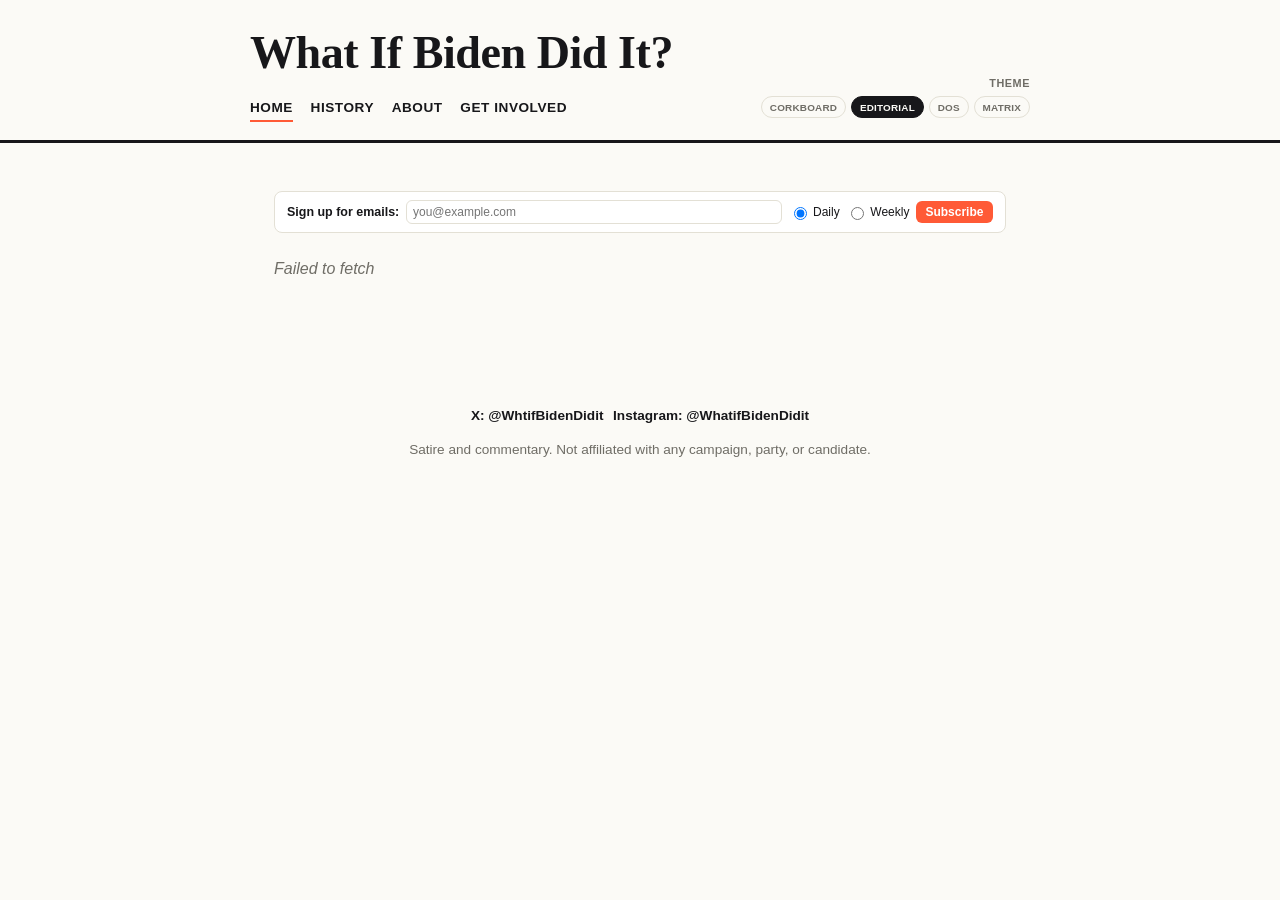
<file: index.html>
<!DOCTYPE html>
<html lang="en">
<head>
  <meta charset="UTF-8">
  <meta name="viewport" content="width=device-width, initial-scale=1.0">
  <title>What If Biden Did It?</title>
  <script>document.documentElement.setAttribute('data-theme', localStorage.getItem('wibdiTheme') || 'editorial');</script>
  <link rel="icon" href="favicon.ico" sizes="48x48">
  <link rel="icon" type="image/png" sizes="96x96" href="img/favicon-96.png">
  <link rel="icon" type="image/png" sizes="192x192" href="img/favicon-192.png">
  <link rel="apple-touch-icon" href="img/apple-touch-icon.png">
  <link rel="stylesheet" href="css/style.css">
</head>
<body>
  <header class="site-header">
    <div class="header-inner">
      <p class="site-title"><a href="index.html">What If Biden Did It?</a></p>
      <div class="theme-switch" id="theme-switch"></div>
      <nav class="site-nav">
        <a href="index.html" aria-current="page">Home</a>
        <a href="history.html">History</a>
        <a href="about.html">About</a>
        <a href="get-involved.html">Get Involved</a>
      </nav>
    </div>
  </header>

  <main>
    <section class="signup-bar" id="signup-bar">
      <form class="signup-form" id="signup-form-top">
        <span class="signup-bar-label">Sign up for emails:</span>
        <input type="email" name="email" placeholder="you@example.com" required>
        <div class="signup-frequency">
          <label><input type="radio" name="frequency" value="Daily" checked> Daily</label>
          <label><input type="radio" name="frequency" value="Weekly"> Weekly</label>
        </div>
        <button type="submit">Subscribe</button>
      </form>
    </section>

    <div id="entry-container">
      <p class="state-message">Loading today's entry&hellip;</p>
    </div>
  </main>

  <footer class="site-footer">
    <p class="footer-social">
      <a href="https://x.com/WhtifBidenDidit" target="_blank" rel="noopener">X: @WhtifBidenDidit</a>
      <a href="https://instagram.com/WhatifBidenDidit" target="_blank" rel="noopener">Instagram: @WhatifBidenDidit</a>
    </p>
    <p>Satire and commentary. Not affiliated with any campaign, party, or candidate.</p>
  </footer>

  <script src="js/config.js"></script>
  <script src="js/data.js"></script>
  <script src="js/home.js"></script>
  <script src="js/signup.js"></script>
  <script src="js/theme.js"></script>
</body>
</html>
</file>
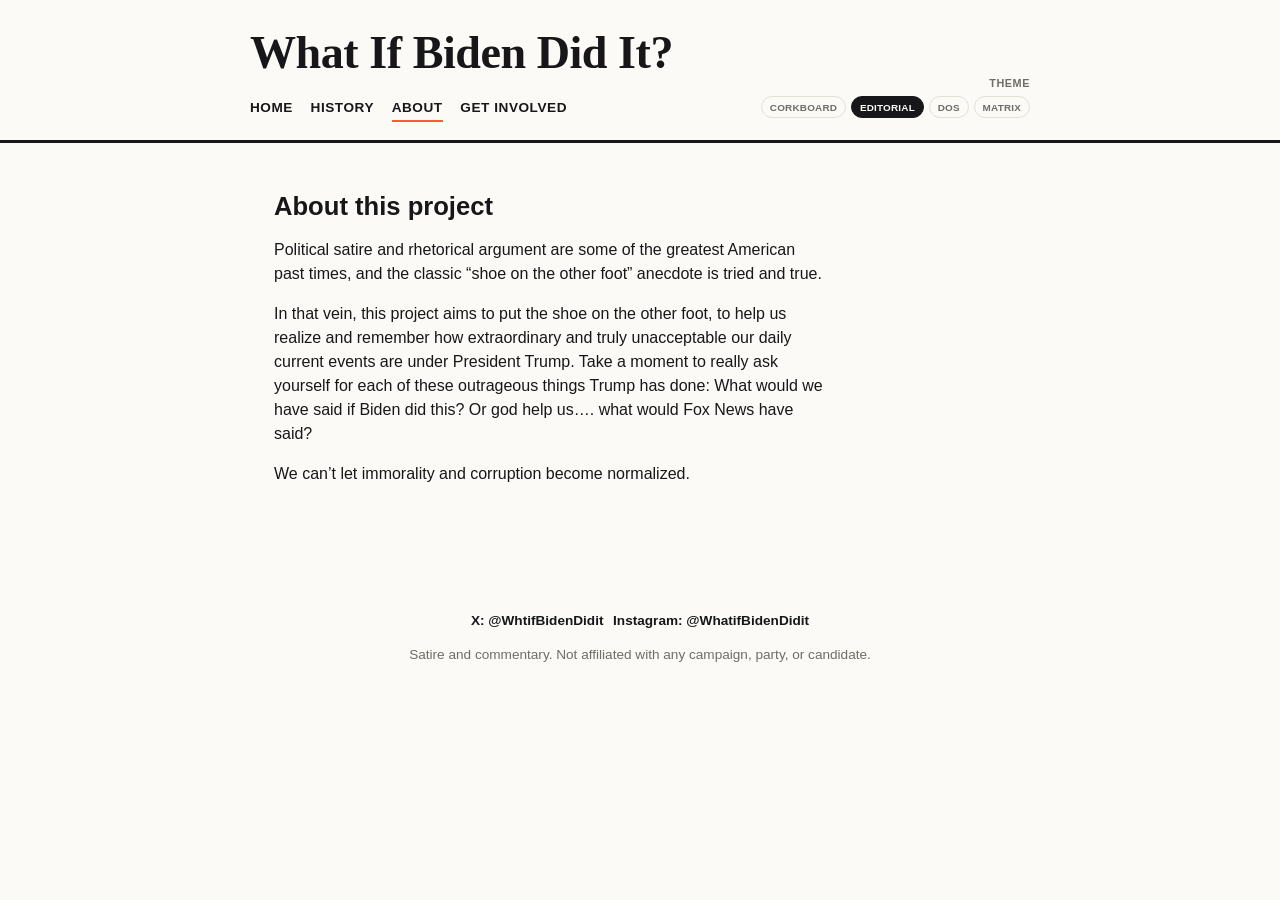
<file: about.html>
<!DOCTYPE html>
<html lang="en">
<head>
  <meta charset="UTF-8">
  <meta name="viewport" content="width=device-width, initial-scale=1.0">
  <title>About — What If Biden Did It?</title>
  <script>document.documentElement.setAttribute('data-theme', localStorage.getItem('wibdiTheme') || 'editorial');</script>
  <link rel="icon" href="favicon.ico" sizes="48x48">
  <link rel="icon" type="image/png" sizes="96x96" href="img/favicon-96.png">
  <link rel="icon" type="image/png" sizes="192x192" href="img/favicon-192.png">
  <link rel="apple-touch-icon" href="img/apple-touch-icon.png">
  <link rel="stylesheet" href="css/style.css">
</head>
<body>
  <header class="site-header">
    <div class="header-inner">
      <p class="site-title"><a href="index.html">What If Biden Did It?</a></p>
      <div class="theme-switch" id="theme-switch"></div>
      <nav class="site-nav">
        <a href="index.html">Home</a>
        <a href="history.html">History</a>
        <a href="about.html" aria-current="page">About</a>
        <a href="get-involved.html">Get Involved</a>
      </nav>
    </div>
  </header>

  <main>
    <h1>About this project</h1>
    <div class="page-intro">
      <p>
        Political satire and rhetorical argument are some of the greatest American past
        times, and the classic &ldquo;shoe on the other foot&rdquo; anecdote is tried and true.
      </p>
      <p>
        In that vein, this project aims to put the shoe on the other foot, to help us
        realize and remember how extraordinary and truly unacceptable our daily current
        events are under President Trump. Take a moment to really ask yourself for each
        of these outrageous things Trump has done: What would we have said if Biden did
        this? Or god help us&hellip;. what would Fox News have said?
      </p>
      <p>
        We can&rsquo;t let immorality and corruption become normalized.
      </p>
    </div>
  </main>

  <footer class="site-footer">
    <p class="footer-social">
      <a href="https://x.com/WhtifBidenDidit" target="_blank" rel="noopener">X: @WhtifBidenDidit</a>
      <a href="https://instagram.com/WhatifBidenDidit" target="_blank" rel="noopener">Instagram: @WhatifBidenDidit</a>
    </p>
    <p>Satire and commentary. Not affiliated with any campaign, party, or candidate.</p>
  </footer>

  <script src="js/theme.js"></script>
</body>
</html>
</file>
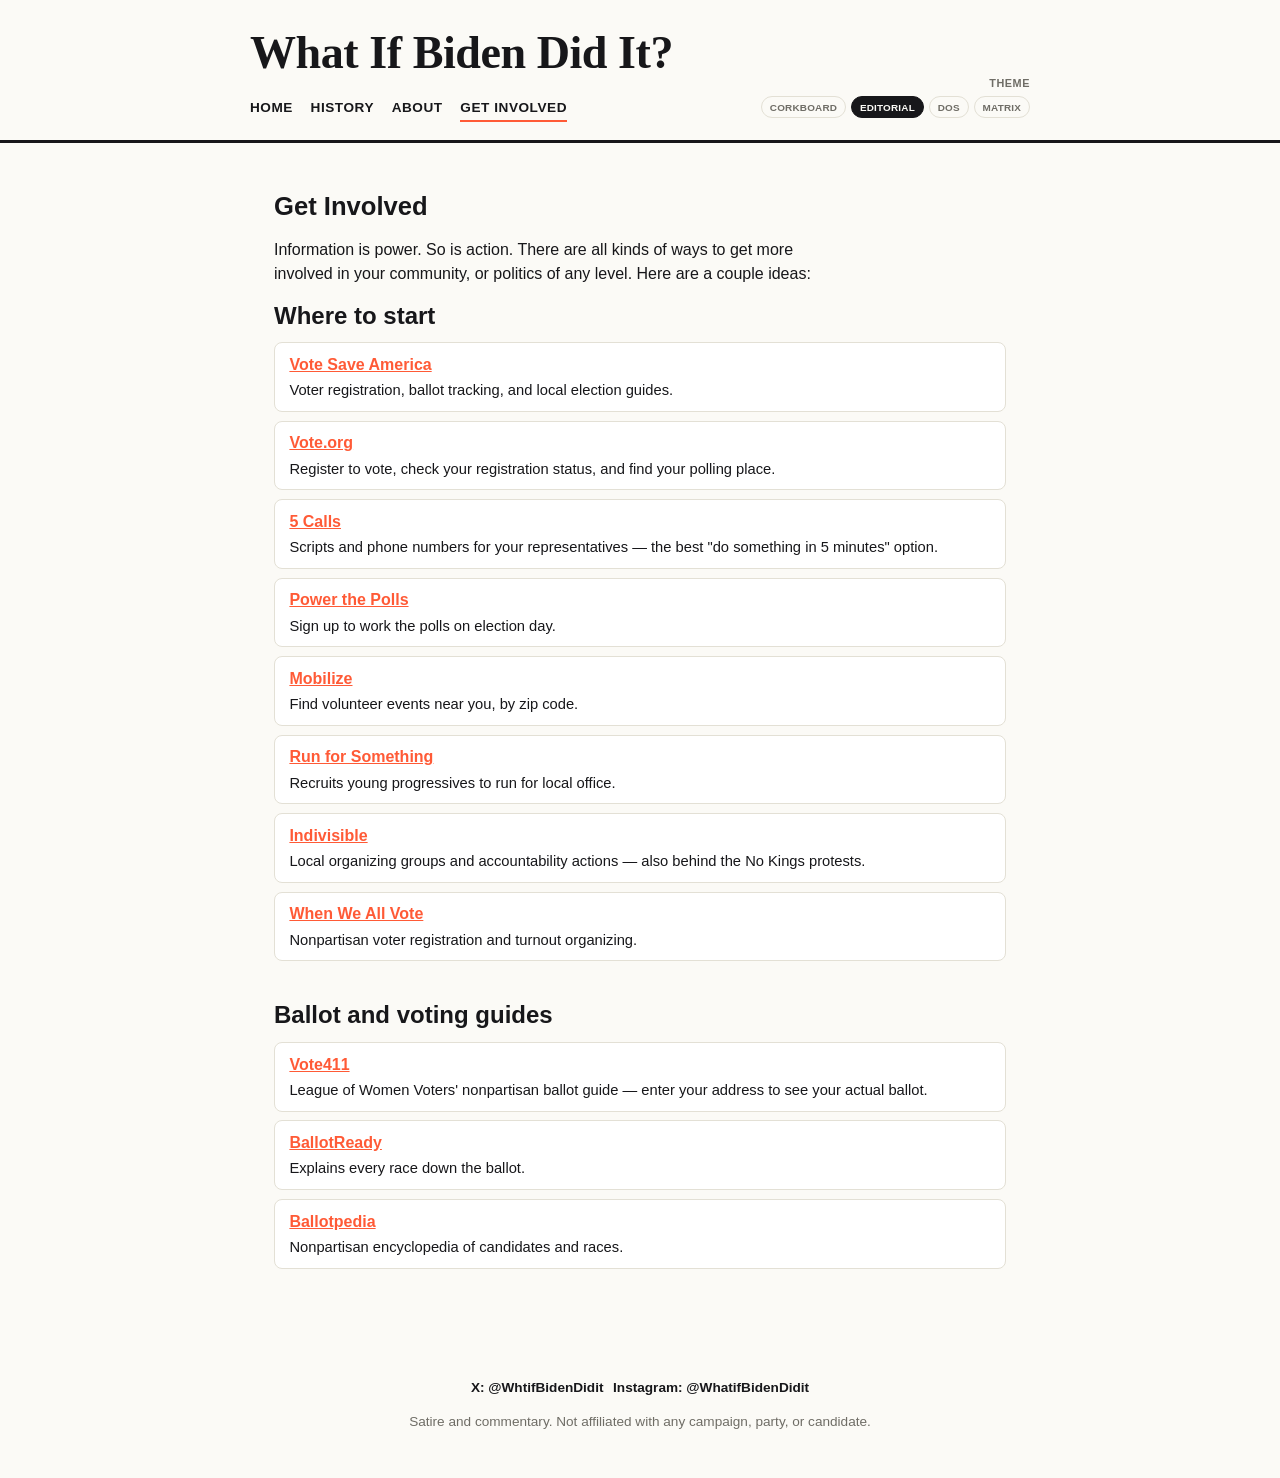
<file: get-involved.html>
<!DOCTYPE html>
<html lang="en">
<head>
  <meta charset="UTF-8">
  <meta name="viewport" content="width=device-width, initial-scale=1.0">
  <title>Get Involved — What If Biden Did It?</title>
  <script>document.documentElement.setAttribute('data-theme', localStorage.getItem('wibdiTheme') || 'editorial');</script>
  <link rel="icon" href="favicon.ico" sizes="48x48">
  <link rel="icon" type="image/png" sizes="96x96" href="img/favicon-96.png">
  <link rel="icon" type="image/png" sizes="192x192" href="img/favicon-192.png">
  <link rel="apple-touch-icon" href="img/apple-touch-icon.png">
  <link rel="stylesheet" href="css/style.css">
</head>
<body>
  <header class="site-header">
    <div class="header-inner">
      <p class="site-title"><a href="index.html">What If Biden Did It?</a></p>
      <div class="theme-switch" id="theme-switch"></div>
      <nav class="site-nav">
        <a href="index.html">Home</a>
        <a href="history.html">History</a>
        <a href="about.html">About</a>
        <a href="get-involved.html" aria-current="page">Get Involved</a>
      </nav>
    </div>
  </header>

  <main>
    <h1>Get Involved</h1>
    <div class="page-intro">
      <p>
        Information is power. So is action. There are all kinds of ways to get
        more involved in your community, or politics of any level. Here are a
        couple ideas:
      </p>
    </div>

    <h2>Where to start</h2>
    <ul class="involve-list">
      <li>
        <a href="https://votesaveamerica.com" target="_blank" rel="noopener">Vote Save America</a>
        <p>Voter registration, ballot tracking, and local election guides.</p>
      </li>
      <li>
        <a href="https://www.vote.org" target="_blank" rel="noopener">Vote.org</a>
        <p>Register to vote, check your registration status, and find your polling place.</p>
      </li>
      <li>
        <a href="https://www.5calls.org" target="_blank" rel="noopener">5 Calls</a>
        <p>Scripts and phone numbers for your representatives — the best "do something in 5 minutes" option.</p>
      </li>
      <li>
        <a href="https://www.powerthepolls.org" target="_blank" rel="noopener">Power the Polls</a>
        <p>Sign up to work the polls on election day.</p>
      </li>
      <li>
        <a href="https://www.mobilize.us" target="_blank" rel="noopener">Mobilize</a>
        <p>Find volunteer events near you, by zip code.</p>
      </li>
      <li>
        <a href="https://runforsomething.net" target="_blank" rel="noopener">Run for Something</a>
        <p>Recruits young progressives to run for local office.</p>
      </li>
      <li>
        <a href="https://indivisible.org" target="_blank" rel="noopener">Indivisible</a>
        <p>Local organizing groups and accountability actions — also behind the No Kings protests.</p>
      </li>
      <li>
        <a href="https://www.whenweallvote.org" target="_blank" rel="noopener">When We All Vote</a>
        <p>Nonpartisan voter registration and turnout organizing.</p>
      </li>
    </ul>

    <h2>Ballot and voting guides</h2>
    <ul class="involve-list">
      <li>
        <a href="https://www.vote411.org" target="_blank" rel="noopener">Vote411</a>
        <p>League of Women Voters' nonpartisan ballot guide — enter your address to see your actual ballot.</p>
      </li>
      <li>
        <a href="https://www.ballotready.org" target="_blank" rel="noopener">BallotReady</a>
        <p>Explains every race down the ballot.</p>
      </li>
      <li>
        <a href="https://ballotpedia.org" target="_blank" rel="noopener">Ballotpedia</a>
        <p>Nonpartisan encyclopedia of candidates and races.</p>
      </li>
    </ul>
  </main>

  <footer class="site-footer">
    <p class="footer-social">
      <a href="https://x.com/WhtifBidenDidit" target="_blank" rel="noopener">X: @WhtifBidenDidit</a>
      <a href="https://instagram.com/WhatifBidenDidit" target="_blank" rel="noopener">Instagram: @WhatifBidenDidit</a>
    </p>
    <p>Satire and commentary. Not affiliated with any campaign, party, or candidate.</p>
  </footer>

  <script src="js/theme.js"></script>
</body>
</html>
</file>
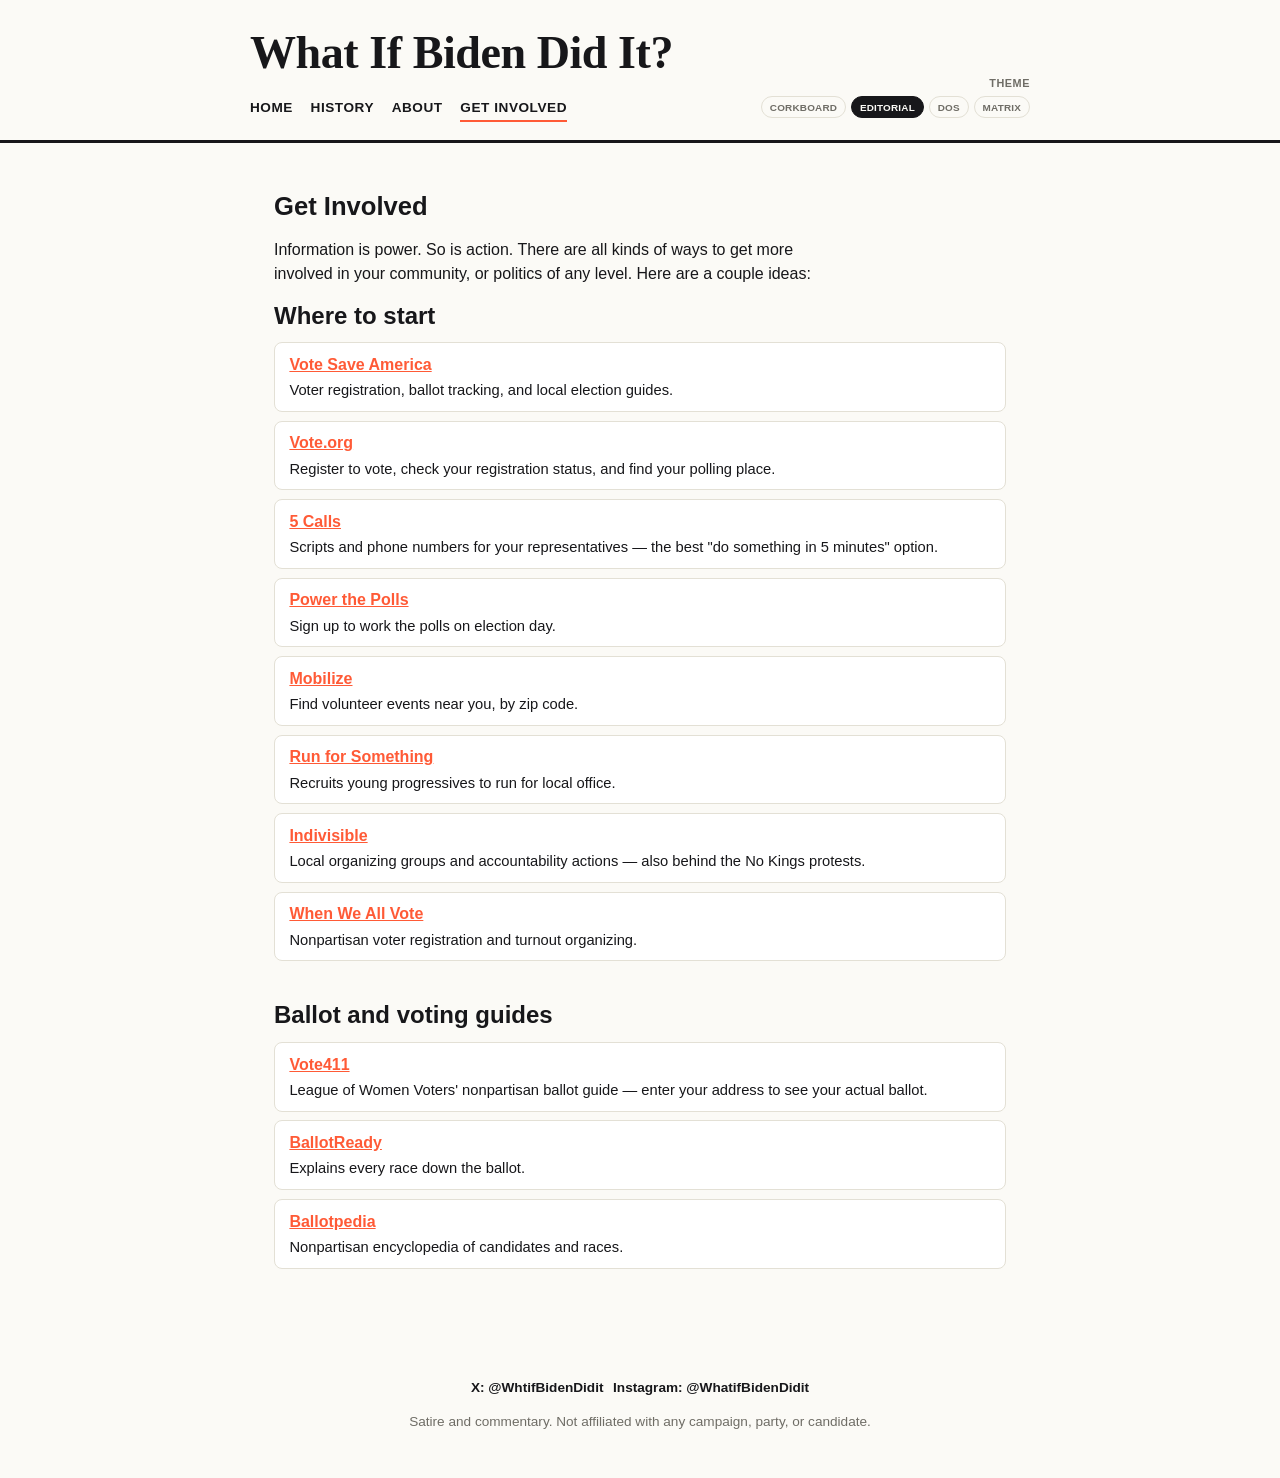
<file: getinvolved.html>
<!DOCTYPE html>
<html lang="en">
<head>
  <meta charset="UTF-8">
  <meta name="viewport" content="width=device-width, initial-scale=1.0">
  <title>Get Involved — What If Biden Did It?</title>
  <meta http-equiv="refresh" content="0; url=get-involved.html">
  <link rel="canonical" href="https://whatifbidendidit.com/get-involved">
  <script>window.location.replace("get-involved.html");</script>
</head>
<body>
  <p><a href="get-involved.html">Continue to Get Involved</a></p>
</body>
</html>
</file>
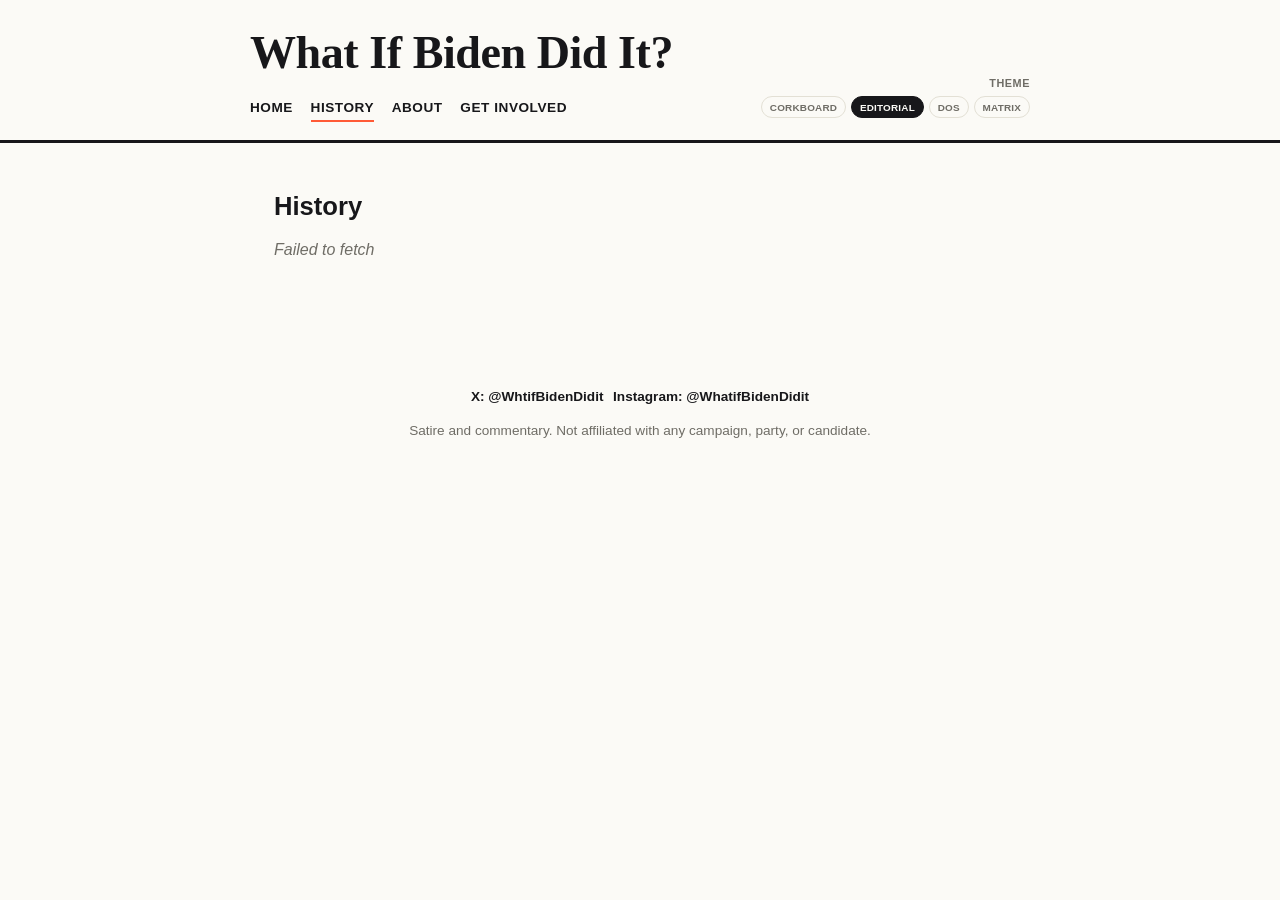
<file: history.html>
<!DOCTYPE html>
<html lang="en">
<head>
  <meta charset="UTF-8">
  <meta name="viewport" content="width=device-width, initial-scale=1.0">
  <title>History — What If Biden Did It?</title>
  <script>document.documentElement.setAttribute('data-theme', localStorage.getItem('wibdiTheme') || 'editorial');</script>
  <link rel="icon" href="favicon.ico" sizes="48x48">
  <link rel="icon" type="image/png" sizes="96x96" href="img/favicon-96.png">
  <link rel="icon" type="image/png" sizes="192x192" href="img/favicon-192.png">
  <link rel="apple-touch-icon" href="img/apple-touch-icon.png">
  <link rel="stylesheet" href="css/style.css">
</head>
<body>
  <header class="site-header">
    <div class="header-inner">
      <p class="site-title"><a href="index.html">What If Biden Did It?</a></p>
      <div class="theme-switch" id="theme-switch"></div>
      <nav class="site-nav">
        <a href="index.html">Home</a>
        <a href="history.html" aria-current="page">History</a>
        <a href="about.html">About</a>
        <a href="get-involved.html">Get Involved</a>
      </nav>
    </div>
  </header>

  <main>
    <h1>History</h1>
    <div id="history-container" class="history-list">
      <p class="state-message">Loading entries&hellip;</p>
    </div>
  </main>

  <footer class="site-footer">
    <p class="footer-social">
      <a href="https://x.com/WhtifBidenDidit" target="_blank" rel="noopener">X: @WhtifBidenDidit</a>
      <a href="https://instagram.com/WhatifBidenDidit" target="_blank" rel="noopener">Instagram: @WhatifBidenDidit</a>
    </p>
    <p>Satire and commentary. Not affiliated with any campaign, party, or candidate.</p>
  </footer>

  <script src="js/config.js"></script>
  <script src="js/data.js"></script>
  <script src="js/history.js"></script>
  <script src="js/theme.js"></script>
</body>
</html>
</file>
<file: css/style.css>
/* ============================================================
   Base variables — these are the Editorial theme's defaults.
   Every other theme below redefines all of these on [data-theme="x"].
   ============================================================ */
:root,
[data-theme="editorial"] {
  --bg: #fbfaf6;
  --text: #17171a;
  --muted: #6f6d66;
  --accent: #ff5a36;
  --border: #e3e0d5;
  --card-bg: #ffffff;
  --font-body: -apple-system, BlinkMacSystemFont, "Segoe UI", Helvetica, Arial, sans-serif;
  --font-display: "Helvetica Neue", Arial, sans-serif;
  --radius: 8px;
}

@media (prefers-color-scheme: dark) {
  [data-theme="editorial"] {
    --bg: #17171a;
    --text: #f1f0ea;
    --muted: #a3a19a;
    --accent: #ff7a54;
    --border: #333228;
    --card-bg: #1f1f22;
  }
}

* {
  box-sizing: border-box;
}

html {
  color-scheme: light dark;
}

body {
  margin: 0;
  font-family: var(--font-body);
  background: var(--bg);
  color: var(--text);
  line-height: 1.5;
}

h1, h2, h3 {
  font-family: var(--font-display);
  line-height: 1.2;
  margin: 0 0 0.5em;
}

a {
  color: var(--accent);
}

/* Header / nav */

header.site-header {
  border-bottom: 2px solid var(--text);
  padding: 1.1rem 1.5rem;
}

.site-header .header-inner {
  max-width: 780px;
  margin: 0 auto;
  position: relative;
  display: flex;
  flex-direction: column;
  gap: 0.7rem;
}

.site-title {
  font-size: 2.4rem;
  margin: 0;
  font-family: var(--font-display);
  font-weight: 800;
}

.site-title a {
  color: var(--text);
  text-decoration: none;
}

nav.site-nav {
  display: flex;
  gap: 1.1rem;
  flex-wrap: wrap;
}

nav.site-nav a {
  color: var(--text);
  text-decoration: none;
  font-weight: 700;
  font-size: 0.85rem;
  text-transform: uppercase;
  letter-spacing: 0.04em;
  padding-bottom: 2px;
  border-bottom: 2px solid transparent;
}

nav.site-nav a:hover,
nav.site-nav a[aria-current="page"] {
  border-bottom-color: var(--accent);
}

/* Theme switch */

.theme-switch {
  position: absolute;
  top: 3.6rem;
  right: 0;
  display: flex;
  flex-direction: column;
  align-items: flex-end;
  gap: 0.3rem;
  width: 320px;
}

.theme-switch-label {
  font-size: 0.68rem;
  font-weight: 700;
  text-transform: uppercase;
  letter-spacing: 0.05em;
  color: var(--muted);
}

.theme-switch-buttons {
  display: flex;
  gap: 0.3rem;
  flex-wrap: nowrap;
}

.theme-btn {
  font-family: var(--font-body);
  font-size: 0.62rem;
  font-weight: 700;
  text-transform: uppercase;
  letter-spacing: 0.02em;
  padding: 0.28rem 0.5rem;
  border: 1px solid var(--border);
  border-radius: 20px;
  background: transparent;
  color: var(--muted);
  cursor: pointer;
  white-space: nowrap;
}

.theme-btn:hover {
  color: var(--text);
  border-color: var(--text);
}

.theme-btn.is-active {
  background: var(--text);
  color: var(--bg);
  border-color: var(--text);
}

/* Main content */

main {
  max-width: 780px;
  margin: 0 auto;
  padding: 2rem 1.5rem 4rem;
}

main h1 {
  font-size: 1.6rem;
  margin-bottom: 1rem;
}

main > p,
.page-intro p {
  max-width: 62ch;
}

.editor-note {
  border: 1px dashed var(--border);
  border-radius: var(--radius);
  padding: 0.9rem 1.1rem;
  color: var(--muted);
  font-size: 0.88rem;
  font-style: italic;
  margin-bottom: 1.5rem;
}

/* Entry card */

.entry-meta {
  display: flex;
  align-items: center;
  gap: 0.75rem;
  margin-bottom: 0.5rem;
  flex-wrap: wrap;
}

.entry-category {
  font-size: 1.05rem;
  font-weight: 800;
  text-transform: uppercase;
  letter-spacing: 0.06em;
  color: var(--accent);
}

.entry-date {
  color: var(--muted);
  text-transform: uppercase;
  letter-spacing: 0.05em;
  font-size: 0.9rem;
  margin: 0;
}

.entry-card {
  background: var(--card-bg);
  border: 1px solid var(--border);
  border-radius: var(--radius);
  padding: 1.6rem;
  margin-bottom: 1.5rem;
}

.entry-headline {
  font-size: 1.7rem;
  font-weight: 800;
  margin-bottom: 0.85rem;
  letter-spacing: -0.01em;
  text-wrap: balance;
}

.entry-body {
  font-size: 1rem;
  line-height: 1.6;
  margin: 0 0 1.1rem;
}

.entry-citation {
  border-top: 1px solid var(--border);
  padding-top: 0.85rem;
  margin-top: 0.5rem;
}

.entry-citation h3 {
  font-size: 1.05rem;
  font-weight: 800;
  text-transform: uppercase;
  letter-spacing: 0.04em;
  color: var(--text);
  margin-bottom: 0.4rem;
}

.entry-citation p {
  font-size: 0.85rem;
  margin: 0;
}

.history-list .entry-card {
  cursor: default;
}

.state-message {
  color: var(--muted);
  font-style: italic;
}

/* Get involved page */

.involve-list {
  list-style: none;
  padding: 0;
  margin: 0;
  display: flex;
  flex-direction: column;
  gap: 0.55rem;
}

.involve-list li {
  background: var(--card-bg);
  border: 1px solid var(--border);
  border-radius: var(--radius);
  padding: 0.6rem 0.9rem;
}

.involve-list a {
  font-weight: 700;
}

.involve-list + h2 {
  margin-top: 2.5rem;
}

.involve-list p {
  margin: 0.15rem 0 0;
  font-size: 0.92rem;
}

/* Email signup */

.signup-bar {
  border: 1px solid var(--border);
  border-radius: var(--radius);
  padding: 0.5rem 0.75rem;
  background: var(--card-bg);
  margin-bottom: 1.5rem;
}

.signup-bar-label {
  font-weight: 700;
  font-size: 0.78rem;
  color: var(--text);
  white-space: nowrap;
  flex-shrink: 0;
}

.signup-form {
  display: flex;
  align-items: center;
  gap: 0.4rem;
  flex-wrap: nowrap;
}

.signup-frequency {
  display: flex;
  align-items: center;
  gap: 0.4rem;
  font-size: 0.75rem;
  white-space: nowrap;
  flex-shrink: 0;
}

.signup-frequency label {
  display: inline-flex;
  align-items: center;
  gap: 0.2rem;
  cursor: pointer;
}

.signup-form input[type="email"] {
  flex: 1 1 auto;
  width: auto;
  min-width: 0;
  padding: 0.25rem 0.4rem;
  border: 1px solid var(--border);
  border-radius: 6px;
  font-size: 0.75rem;
  background: var(--card-bg);
  color: var(--text);
}

.signup-form button {
  padding: 0.25rem 0.6rem;
  border: none;
  border-radius: 6px;
  background: var(--accent);
  color: #fff;
  font-weight: 700;
  font-size: 0.75rem;
  cursor: pointer;
  white-space: nowrap;
  flex-shrink: 0;
}

.signup-form button:hover {
  opacity: 0.9;
}

.signup-form button:disabled {
  opacity: 0.6;
  cursor: default;
}

.signup-thanks {
  font-weight: 700;
  color: var(--text);
  margin: 0.75rem 0 0;
}

.signup-error {
  font-weight: 700;
  color: var(--accent);
  margin: 0.75rem 0 0;
}

/* Footer */

footer.site-footer {
  text-align: center;
  color: var(--muted);
  font-size: 0.85rem;
  padding: 2rem 1.5rem;
}

.footer-social {
  display: flex;
  justify-content: center;
  gap: 0.6rem;
  flex-wrap: wrap;
  margin-bottom: 0.5rem;
  font-weight: 600;
}

.footer-social a {
  color: var(--text);
  text-decoration: none;
}

.footer-social a:hover {
  color: var(--accent);
}

@media (max-width: 520px) {
  .entry-headline {
    font-size: 1.4rem;
  }

  .site-title {
    font-size: 1.8rem;
  }
}

@media (max-width: 640px) {
  .theme-switch {
    position: static;
    width: auto;
    align-items: flex-start;
  }

  .signup-bar {
    display: block;
  }

  .signup-form {
    flex-wrap: wrap;
  }

  .signup-form input[type="email"] {
    width: auto;
    max-width: none;
    flex: 1 1 140px;
  }
}

/* ============================================================
   THEME: Editorial (default) — flair beyond the shared variables
   ============================================================ */

[data-theme="editorial"] .site-title {
  font-family: Georgia, "Times New Roman", serif;
  font-weight: 700;
  letter-spacing: -0.01em;
  font-size: 2.88rem;
}

[data-theme="editorial"] header.site-header {
  border-bottom-width: 3px;
}

[data-theme="editorial"] main {
  padding-top: 3rem;
}

[data-theme="editorial"] .entry-headline {
  font-size: 2rem;
  line-height: 1.05;
}

[data-theme="editorial"] .entry-card {
  border: none;
  border-top: 4px solid var(--accent);
  border-radius: 2px;
  padding: 1.6rem 0 1.8rem;
  background: transparent;
}

[data-theme="editorial"] .history-list .entry-card {
  border-bottom: 1px solid var(--border);
  border-top: none;
  padding: 1.4rem 0;
}

@media (max-width: 520px) {
  [data-theme="editorial"] .entry-headline {
    font-size: 1.6rem;
  }
}

/* ============================================================
   THEME: Matrix
   ============================================================ */

[data-theme="matrix"] {
  --bg: #000000;
  --text: #baffc9;
  --muted: #2fcf5c;
  --accent: #4fff7a;
  --border: #114a22;
  --card-bg: #000000;
  --font-body: "Consolas", "Lucida Console", "Courier New", monospace;
  --font-display: "Consolas", "Lucida Console", "Courier New", monospace;
}

[data-theme="matrix"] body {
  background-image: repeating-linear-gradient(90deg, rgba(79, 255, 122, 0.04) 0 1px, transparent 1px 22px);
}

[data-theme="matrix"] .site-title {
  text-transform: uppercase;
  text-shadow: 0 0 6px rgba(79, 255, 122, 0.6);
}

[data-theme="matrix"] nav.site-nav a {
  text-transform: lowercase;
}

[data-theme="matrix"] nav.site-nav a::before {
  content: "[";
  color: var(--muted);
}

[data-theme="matrix"] nav.site-nav a::after {
  content: "]";
  color: var(--muted);
}

[data-theme="matrix"] .entry-card {
  border: 1px solid var(--border);
  box-shadow: inset 0 0 18px rgba(79, 255, 122, 0.08);
}

[data-theme="matrix"] .entry-headline {
  text-shadow: 0 0 8px rgba(79, 255, 122, 0.5);
}

[data-theme="matrix"] .entry-date::before {
  content: "> ";
}

[data-theme="matrix"] .entry-category::before {
  content: "[[";
}

[data-theme="matrix"] .entry-category::after {
  content: "]]";
}

[data-theme="matrix"] .entry-citation {
  border-top-style: dashed;
}

[data-theme="matrix"] a {
  color: var(--accent);
}

/* ============================================================
   THEME: DOS terminal
   ============================================================ */

[data-theme="dos"] {
  --bg: #0000aa;
  --text: #d6d6d6;
  --muted: #8f9bff;
  --accent: #ffff55;
  --border: #d6d6d6;
  --card-bg: #0000aa;
  --font-body: "Consolas", "Lucida Console", monospace;
  --font-display: "Consolas", "Lucida Console", monospace;
}

[data-theme="dos"] header.site-header {
  border-bottom: 2px solid var(--border);
}

[data-theme="dos"] .site-title {
  color: #fff;
}

[data-theme="dos"] .site-title::before {
  content: "C:\\WIBDI> ";
  color: #55ff55;
}

[data-theme="dos"] nav.site-nav {
  counter-reset: fkey;
}

[data-theme="dos"] nav.site-nav a {
  counter-increment: fkey;
  text-transform: none;
}

[data-theme="dos"] nav.site-nav a::before {
  content: "F" counter(fkey) " ";
  color: #55ff55;
}

[data-theme="dos"] main {
  border: 2px solid var(--border);
  margin-top: 1.5rem;
  margin-bottom: 1.5rem;
}

[data-theme="dos"] .entry-card {
  border: 1px solid var(--border);
  border-radius: 0;
  background: transparent;
}

[data-theme="dos"] .entry-headline {
  color: #fff;
}

[data-theme="dos"] .entry-category {
  color: #ffff55;
}

[data-theme="dos"] .theme-btn {
  border-radius: 0;
}

[data-theme="dos"] .involve-list li,
[data-theme="dos"] .signup-bar,
[data-theme="dos"] .editor-note {
  border-radius: 0;
  background: transparent;
}

[data-theme="dos"] a {
  color: #55ff55;
}

/* ============================================================
   THEME: Corkboard
   ============================================================ */

[data-theme="corkboard"] {
  --bg: #a9773f;
  --text: #2c2416;
  --muted: #7a6a50;
  --accent: #b3261e;
  --border: #8a5f2f;
  --card-bg: #fffdf2;
  --font-body: -apple-system, "Segoe UI", Arial, sans-serif;
  --font-display: "Segoe Print", "Bradley Hand", cursive;
}

[data-theme="corkboard"] body {
  background-image: radial-gradient(#8a5f2f 1px, transparent 1px);
  background-size: 6px 6px;
}

[data-theme="corkboard"] header.site-header {
  border-bottom: none;
  background: rgba(255, 253, 242, 0.85);
}

[data-theme="corkboard"] .site-title {
  font-family: Rockwell, "Rockwell Nova", "Courier New", serif;
  font-weight: 700;
  font-size: 3rem;
}

[data-theme="corkboard"] nav.site-nav a {
  text-transform: none;
  font-family: var(--font-body);
}

[data-theme="corkboard"] .entry-card {
  transform: rotate(-0.6deg);
  box-shadow: 0 6px 14px rgba(0, 0, 0, 0.3);
  border: none;
  position: relative;
}

[data-theme="corkboard"] .entry-card::before {
  content: "";
  position: absolute;
  top: -9px;
  left: 28px;
  width: 16px;
  height: 16px;
  border-radius: 50%;
  background: radial-gradient(circle at 35% 35%, #ff8a80, #b3261e);
  box-shadow: 0 2px 3px rgba(0, 0, 0, 0.4);
}

[data-theme="corkboard"] .entry-headline {
  font-family: var(--font-body);
  font-weight: 800;
  letter-spacing: -0.01em;
}

[data-theme="corkboard"] .entry-citation {
  background: #fff6a8;
  border-top: none;
  transform: rotate(0.8deg);
  padding: 0.7rem 0.9rem;
  box-shadow: 0 3px 6px rgba(0, 0, 0, 0.25);
  margin-top: 1rem;
}

[data-theme="corkboard"] .history-list .entry-card {
  margin-bottom: 2.2rem;
}

[data-theme="corkboard"] .state-message {
  display: inline-block;
  color: var(--text);
  background: var(--card-bg);
  padding: 0.6rem 0.9rem;
  border-radius: 4px;
  box-shadow: 0 3px 6px rgba(0, 0, 0, 0.2);
}

/* About / Get Involved blurb: pinned cream card, like the entry cards */
[data-theme="corkboard"] .page-intro {
  background: var(--card-bg);
  padding: 1.4rem 1.6rem;
  border-radius: 4px;
  transform: rotate(-0.5deg);
  box-shadow: 0 6px 14px rgba(0, 0, 0, 0.3);
  position: relative;
  margin-bottom: 2.2rem;
}

[data-theme="corkboard"] .page-intro::before {
  content: "";
  position: absolute;
  top: -9px;
  left: 28px;
  width: 16px;
  height: 16px;
  border-radius: 50%;
  background: radial-gradient(circle at 35% 35%, #ff8a80, #b3261e);
  box-shadow: 0 2px 3px rgba(0, 0, 0, 0.4);
}

[data-theme="corkboard"] .page-intro p:last-child {
  margin-bottom: 0;
}

/* Get Involved options: masking-tape label + yellow sticky notes */
[data-theme="corkboard"] h2:has(+ .involve-list) {
  display: inline-block;
  background: rgba(240, 230, 200, 0.92);
  padding: 0.3rem 1rem;
  transform: rotate(-1.5deg);
  box-shadow: 0 2px 4px rgba(0, 0, 0, 0.25);
  font-family: var(--font-display);
  margin-bottom: 1.4rem;
}

[data-theme="corkboard"] .involve-list {
  display: grid;
  grid-template-columns: repeat(auto-fill, minmax(200px, 1fr));
  gap: 1.6rem;
}

[data-theme="corkboard"] .involve-list li {
  background: #fff6a8;
  border: none;
  border-radius: 0;
  padding: 1.6rem 1.1rem 1.2rem;
  position: relative;
  transform: rotate(1.2deg);
  box-shadow: 2px 6px 10px rgba(0, 0, 0, 0.3);
}

[data-theme="corkboard"] .involve-list li:nth-child(2n) {
  background: #c8ecf7;
  transform: rotate(-1.4deg);
}

[data-theme="corkboard"] .involve-list li:nth-child(3n) {
  background: #ffd1dc;
  transform: rotate(0.6deg);
}

[data-theme="corkboard"] .involve-list li::before {
  content: "";
  position: absolute;
  top: -8px;
  left: 50%;
  margin-left: -8px;
  width: 16px;
  height: 16px;
  border-radius: 50%;
  background: radial-gradient(circle at 35% 35%, #9fd3ff, #1f5fa8);
  box-shadow: 0 2px 3px rgba(0, 0, 0, 0.4);
}

[data-theme="corkboard"] .involve-list a {
  font-family: var(--font-display);
  font-size: 1.15rem;
}

[data-theme="corkboard"] .involve-list p {
  margin: 0.5rem 0 0;
  font-size: 1rem;
}

[data-theme="corkboard"] .signup-bar,
[data-theme="corkboard"] .editor-note {
  border: none;
  box-shadow: 0 3px 8px rgba(0, 0, 0, 0.2);
}

[data-theme="corkboard"] .editor-note {
  background: var(--card-bg);
  color: var(--text);
  font-style: normal;
}

[data-theme="corkboard"] footer.site-footer {
  color: var(--text);
}
</file>
